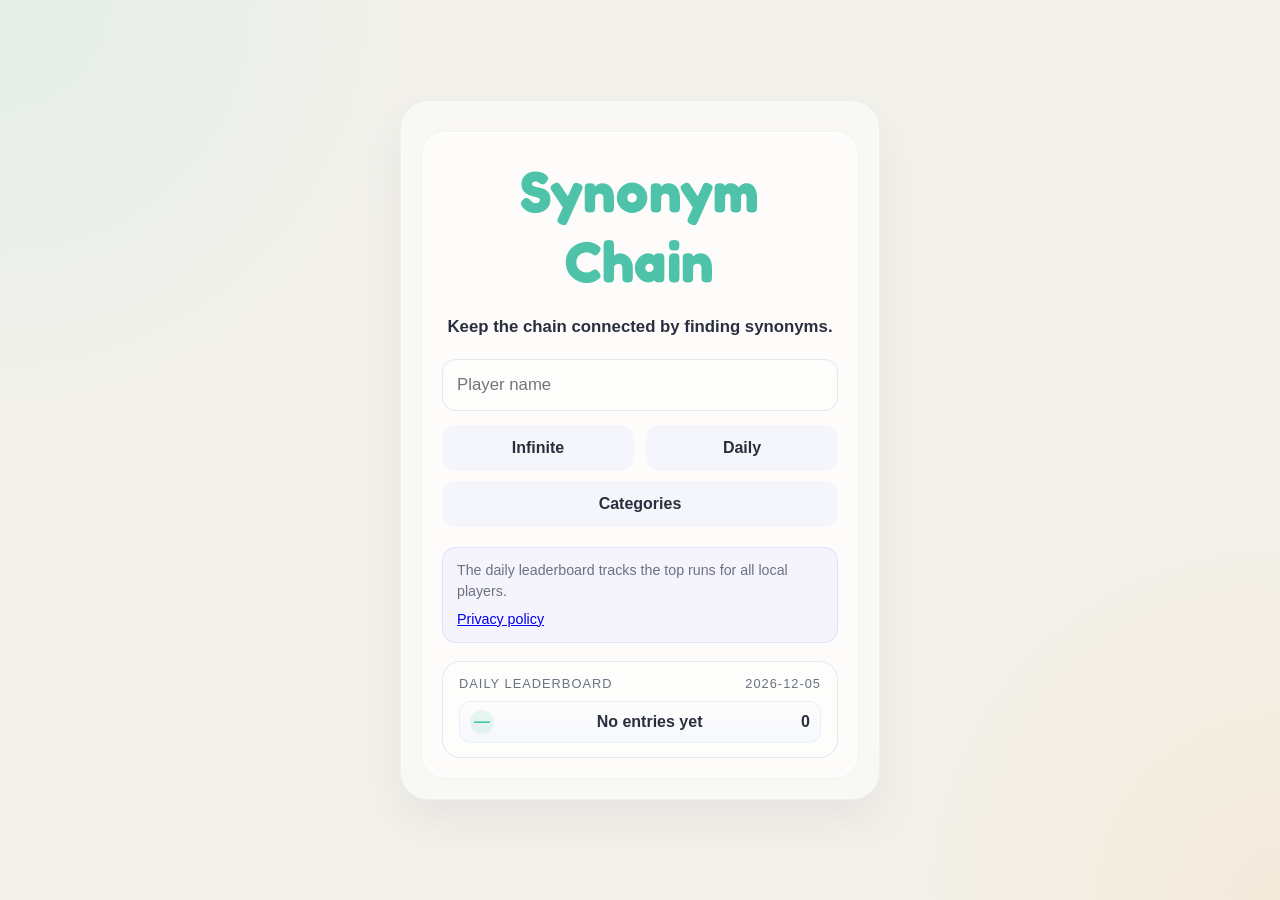
<file: index.html>
<!DOCTYPE html>
<html lang="en">
  <head>
    <meta charset="UTF-8" />
    <meta name="viewport" content="width=device-width, initial-scale=1.0, viewport-fit=cover" />
    <meta
      name="description"
      content="Synonym Chain is a word game where players keep a chain alive by finding valid synonyms, one word at a time."
    />
    <meta name="theme-color" content="#f3f1eb" />
    <meta name="mobile-web-app-capable" content="yes" />
    <meta name="apple-mobile-web-app-capable" content="yes" />
    <meta name="apple-mobile-web-app-status-bar-style" content="black-translucent" />
    <meta name="format-detection" content="telephone=no" />
    <link rel="manifest" href="manifest.json" />
    <link rel="icon" href="icons/favicon-32.png" sizes="32x32" />
    <link rel="apple-touch-icon" href="icons/icon-192.png" />
    <title>Synonym Chain</title>
    <link rel="preconnect" href="https://fonts.googleapis.com" />
    <link rel="preconnect" href="https://fonts.gstatic.com" crossorigin />
    <link href="https://fonts.googleapis.com/css2?family=Fredoka:wght@600;700&display=swap" rel="stylesheet" />
    <link rel="stylesheet" href="style.css" />
  </head>
  <body>
    <div class="app-shell">
      <header class="topbar">
        <button id="restartBtn" class="ghost-btn hidden" type="button">New run</button>
      </header>

      <main class="game-panel">
        <section id="startScreen" class="card start-screen">
          <h1 class="hero-logo">Synonym Chain</h1>
          <p class="tagline">Keep the chain connected by finding synonyms.</p>

          <form id="starterForm" class="starter-form">
            <label for="playerNameInput" class="sr-only">Your name</label>
            <input
              id="playerNameInput"
              name="playerName"
              type="text"
              maxlength="18"
              placeholder="Player name"
              autocomplete="off"
              autocapitalize="words"
              autocorrect="off"
              spellcheck="false"
              enterkeyhint="done"
            />
            <div class="starter-actions">
              <button id="startInfiniteBtn" class="mode-btn" type="button">Infinite</button>
              <button id="dailyChallengeBtn" class="mode-btn" type="button">Daily</button>
            </div>

            <button id="categoriesToggleBtn" class="mode-btn category-toggle" type="button" aria-expanded="false" aria-controls="categoryPicker">
              Categories
            </button>

            <div id="categoryPicker" class="category-picker hidden">
              <button type="button" class="category-chip" data-category="food">🍕 Food</button>
              <button type="button" class="category-chip" data-category="sport">⚽ Sport</button>
              <button type="button" class="category-chip" data-category="games">🎲 Games</button>
              <button type="button" class="category-chip" data-category="animals">🐾 Animals</button>
            </div>
          </form>

          <div class="info-note">
            The daily leaderboard tracks the top runs for all local players.
            <a href="privacy.html" style="display: block; margin-top: 6px;">Privacy policy</a>
          </div>

          <div class="leaderboard-card">
            <div class="leaderboard-header">
              <span>Daily leaderboard</span>
              <span id="leaderboardDate">Today</span>
            </div>
            <ol id="leaderboardList" class="leaderboard-list"></ol>
          </div>
        </section>

        <section id="gameScreen" class="card hidden" aria-live="polite">
          <div class="game-header">
            <div class="status-pill">
              <span class="label">Chain</span>
              <strong id="chainLength">1</strong>
            </div>
            <div class="status-pill">
              <span class="label">Score</span>
              <strong id="scoreValue">0</strong>
            </div>
            <div class="status-pill">
              <span class="label">Timer</span>
              <strong id="timerValue">30s</strong>
            </div>
          </div>

          <div class="side-panel">
            <div class="resource-box">
              <span class="resource-label">Lives</span>
              <div id="livesDisplay" class="token-row" aria-label="Lives remaining"></div>
            </div>
            <div class="resource-box">
              <span class="resource-label">Hints</span>
              <div id="hintsDisplay" class="token-row" aria-label="Hint tokens"></div>
            </div>
          </div>

          <div class="board-wrap">
            <div class="board-header">
              <span>Word chain</span>
              <span id="attemptCounter">0 words</span>
            </div>
            <div id="board" class="board" aria-label="Synonym chain path"></div>
          </div>

          <div class="target-bar">
            <span class="prompt">Find a synonym for</span>
            <h2 id="targetWord">happy</h2>
          </div>

          <div id="statusMessage" class="status-message" aria-live="polite">Ready for your first move.</div>

          <form id="guessForm" class="guess-row">
            <label for="guessInput" class="sr-only">Your next synonym</label>
            <input
              id="guessInput"
              type="text"
              maxlength="20"
              autocomplete="off"
              autocapitalize="none"
              spellcheck="true"
              enterkeyhint="go"
              placeholder="Type a synonym..."
            />
            <button id="hintBtn" class="hint-btn" type="button" aria-label="Use a hint">💡</button>
            <button id="enterBtn" class="enter-btn" type="button" aria-label="Submit guess">⏎</button>
          </form>

          <div id="bonusPop" class="bonus-pop" aria-live="polite"></div>

          <div id="continuePrompt" class="modal-overlay hidden">
            <div class="modal-card">
              <div class="badge">Keep going?</div>
              <h2 id="continueHeading">Use a life to keep going?</h2>
              <p id="continueMessage">Spend one life to add 5 seconds and keep your chain alive.</p>
              <div class="modal-actions">
                <button id="continueYesBtn" class="primary-btn" type="button">Use a life (+5s)</button>
                <button id="watchAdBtn" class="ghost-btn alt hidden" type="button">📺 Watch an ad (+1 life)</button>
                <button id="buyLivesBtn" class="ghost-btn alt hidden" type="button">💎 Buy 3 lives</button>
                <button id="continueNoBtn" class="ghost-btn alt" type="button">End run</button>
              </div>
            </div>
          </div>
        </section>

        <section id="resultScreen" class="card hidden">
          <div class="badge danger">Run complete</div>
          <h2 id="resultHeading">The chain is broken</h2>

          <div class="result-grid">
            <div>
              <span>Final score</span>
              <strong id="finalScore">0</strong>
            </div>
            <div>
              <span>Longest chain</span>
              <strong id="finalChain">1</strong>
            </div>
          </div>

          <p id="resultMessage">You built a solid chain. Try another starter word to go further.</p>
          <button id="playAgainBtn" class="primary-btn" type="button">Play again</button>
        </section>
      </main>
    </div>

    <script src="script.js"></script>
  </body>
</html>
</file>
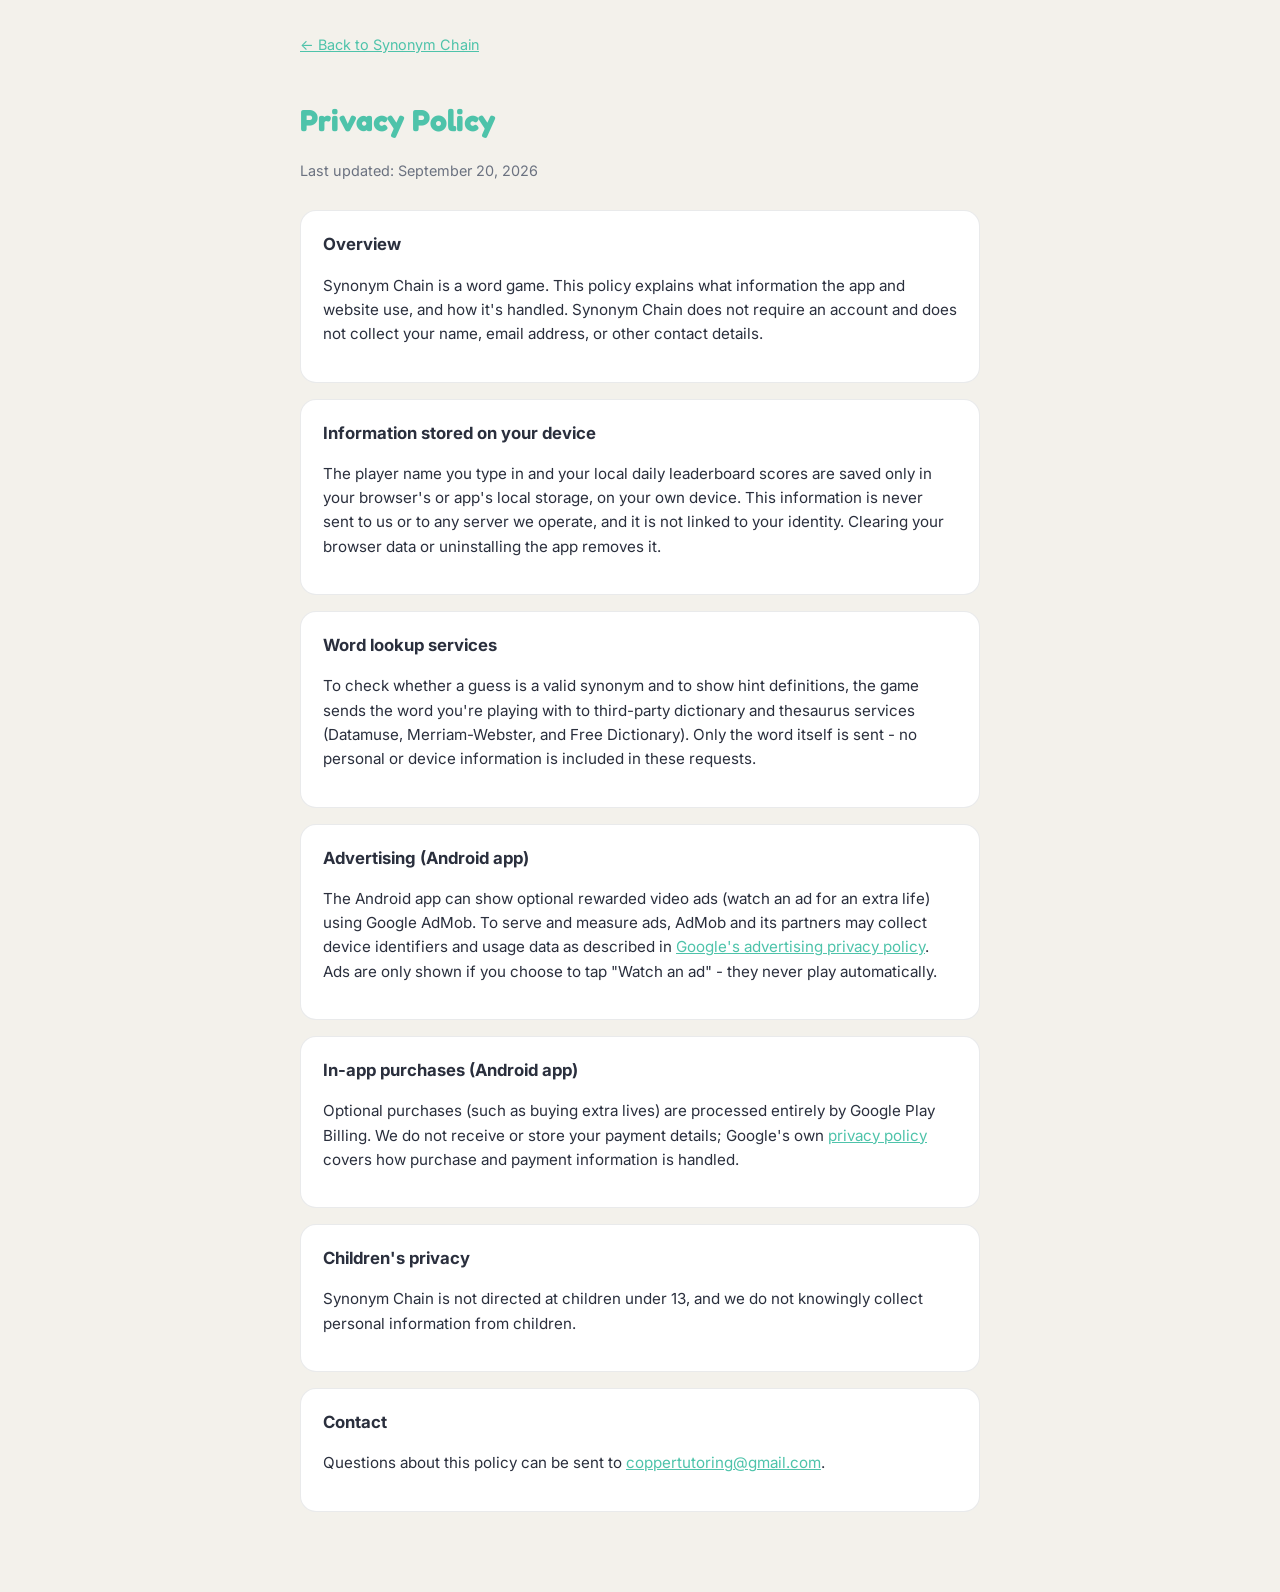
<file: privacy.html>
<!DOCTYPE html>
<html lang="en">
  <head>
    <meta charset="UTF-8" />
    <meta name="viewport" content="width=device-width, initial-scale=1.0" />
    <title>Privacy Policy - Synonym Chain</title>
    <link rel="icon" href="icons/favicon-32.png" sizes="32x32" />
    <link rel="preconnect" href="https://fonts.googleapis.com" />
    <link rel="preconnect" href="https://fonts.gstatic.com" crossorigin />
    <link href="https://fonts.googleapis.com/css2?family=Fredoka:wght@600;700&family=Inter:wght@400;500;600&display=swap" rel="stylesheet" />
    <style>
      :root {
        --bg: #f3f1eb;
        --card: #ffffff;
        --primary-strong: #4ec3aa;
        --text: #2a2f3d;
        --muted: #6b7280;
        --outline: rgba(74, 82, 90, 0.12);
      }
      * { box-sizing: border-box; }
      html, body {
        margin: 0;
        background: var(--bg);
        color: var(--text);
        font-family: Inter, "Segoe UI", sans-serif;
        line-height: 1.6;
      }
      .wrap {
        max-width: 720px;
        margin: 0 auto;
        padding: 32px 20px 64px;
      }
      h1 {
        font-family: Fredoka, Inter, sans-serif;
        color: var(--primary-strong);
        font-size: 1.9rem;
        margin-bottom: 4px;
      }
      .updated {
        color: var(--muted);
        font-size: 0.9rem;
        margin-bottom: 28px;
      }
      section {
        background: var(--card);
        border: 1px solid var(--outline);
        border-radius: 16px;
        padding: 20px 22px;
        margin-bottom: 16px;
      }
      h2 {
        font-size: 1.05rem;
        margin-top: 0;
      }
      p, li {
        font-size: 0.95rem;
      }
      a {
        color: var(--primary-strong);
      }
      .back {
        display: inline-block;
        margin-bottom: 20px;
        font-size: 0.9rem;
      }
    </style>
  </head>
  <body>
    <div class="wrap">
      <a class="back" href="index.html">&larr; Back to Synonym Chain</a>
      <h1>Privacy Policy</h1>
      <p class="updated">Last updated: September 20, 2026</p>

      <section>
        <h2>Overview</h2>
        <p>
          Synonym Chain is a word game. This policy explains what information the app and
          website use, and how it's handled. Synonym Chain does not require an account and
          does not collect your name, email address, or other contact details.
        </p>
      </section>

      <section>
        <h2>Information stored on your device</h2>
        <p>
          The player name you type in and your local daily leaderboard scores are saved only
          in your browser's or app's local storage, on your own device. This information is
          never sent to us or to any server we operate, and it is not linked to your identity.
          Clearing your browser data or uninstalling the app removes it.
        </p>
      </section>

      <section>
        <h2>Word lookup services</h2>
        <p>
          To check whether a guess is a valid synonym and to show hint definitions, the game
          sends the word you're playing with to third-party dictionary and thesaurus services
          (Datamuse, Merriam-Webster, and Free Dictionary). Only the word itself is sent - no
          personal or device information is included in these requests.
        </p>
      </section>

      <section>
        <h2>Advertising (Android app)</h2>
        <p>
          The Android app can show optional rewarded video ads (watch an ad for an extra life)
          using Google AdMob. To serve and measure ads, AdMob and its partners may collect
          device identifiers and usage data as described in
          <a href="https://policies.google.com/technologies/ads" target="_blank" rel="noopener">Google's advertising privacy policy</a>.
          Ads are only shown if you choose to tap "Watch an ad" - they never play automatically.
        </p>
      </section>

      <section>
        <h2>In-app purchases (Android app)</h2>
        <p>
          Optional purchases (such as buying extra lives) are processed entirely by Google Play
          Billing. We do not receive or store your payment details; Google's own
          <a href="https://policies.google.com/privacy" target="_blank" rel="noopener">privacy policy</a>
          covers how purchase and payment information is handled.
        </p>
      </section>

      <section>
        <h2>Children's privacy</h2>
        <p>
          Synonym Chain is not directed at children under 13, and we do not knowingly collect
          personal information from children.
        </p>
      </section>

      <section>
        <h2>Contact</h2>
        <p>
          Questions about this policy can be sent to
          <a href="mailto:coppertutoring@gmail.com">coppertutoring@gmail.com</a>.
        </p>
      </section>
    </div>
  </body>
</html>
</file>
<file: style.css>
:root {
  --bg: #f3f1eb;
  --bg-soft: #f8f5ee;
  --panel: rgba(255, 255, 255, 0.7);
  --card: rgba(255, 255, 255, 0.72);
  --primary: #7ad3c1;
  --primary-strong: #4ec3aa;
  --accent: #8ea7ff;
  --warning: #f2ce63;
  --danger: #ef6d7c;
  --success: #57c78d;
  --text: #2a2f3d;
  --muted: #6b7280;
  --outline: rgba(74, 82, 90, 0.12);
  --shadow: 0 16px 26px rgba(64, 74, 85, 0.08);
  --path: #f4f3ef;
  --path-strong: #e9e2d0;
  --path-accent: #91d9d3;
  --pastel-blue: #7cc8ef;
  --pastel-green: #8bd2b8;
  --pastel-yellow: #f2d768;
  --pastel-pink: #eb7aad;
  --pastel-orange: #f0a75f;
  --ribbon-blue: #2f8fc0;
  --ribbon-green: #2f9e77;
  --ribbon-yellow: #b8860b;
  --ribbon-pink: #d1487a;
  --ribbon-orange: #c96a2e;
}

* {
  box-sizing: border-box;
}

html,
body {
  margin: 0;
  min-height: 100%;
  font-family: Inter, "Segoe UI", sans-serif;
  background:
    radial-gradient(circle at top, rgba(102, 208, 165, 0.18), transparent 22%),
    linear-gradient(180deg, #f5fbff 0%, #edf4ff 100%);
  color: var(--text);
  overscroll-behavior-y: none;
  -webkit-text-size-adjust: 100%;
}

body {
  min-height: 100vh;
  min-height: 100dvh;
  display: flex;
  align-items: center;
  justify-content: center;
  padding: 16px;
  padding-top: max(16px, env(safe-area-inset-top));
  padding-bottom: max(16px, env(safe-area-inset-bottom));
  padding-left: max(16px, env(safe-area-inset-left));
  padding-right: max(16px, env(safe-area-inset-right));
  background:
    radial-gradient(circle at top left, rgba(143, 214, 214, 0.15), transparent 28%),
    radial-gradient(circle at bottom right, rgba(244, 183, 103, 0.12), transparent 28%),
    var(--bg);
  -webkit-tap-highlight-color: transparent;
}

button,
input {
  font: inherit;
}

button {
  cursor: pointer;
  touch-action: manipulation;
  -webkit-user-select: none;
  user-select: none;
}

input {
  touch-action: manipulation;
}

.app-shell {
  width: min(100%, 480px);
  max-height: 100dvh;
  border-radius: 28px;
  background: rgba(255, 255, 255, 0.52);
  border: 1px solid rgba(120, 133, 146, 0.08);
  box-shadow: 0 22px 46px rgba(81, 89, 100, 0.08);
  backdrop-filter: blur(14px);
  overflow-y: auto;
  overflow-x: hidden;
}

.topbar {
  display: flex;
  align-items: center;
  justify-content: flex-end;
  gap: 12px;
  padding: 18px 20px 12px;
}

.eyebrow {
  margin: 0 0 4px;
  text-transform: uppercase;
  letter-spacing: 0.14em;
  color: var(--primary-strong);
  font-size: 11px;
  font-weight: 700;
}

h1 {
  margin: 0;
  font-family: "Fredoka", Inter, "Segoe UI", sans-serif;
  font-weight: 700;
  letter-spacing: 0.01em;
  color: var(--primary-strong);
}

.hero-logo {
  text-align: center;
  font-size: clamp(2.6rem, 11vw, 3.6rem);
  margin: 4px 0 18px;
}

.ghost-btn,
.primary-btn {
  border: none;
  border-radius: 14px;
  transition: transform 0.18s ease, opacity 0.18s ease;
}

.ghost-btn {
  background: rgba(142, 167, 255, 0.08);
  color: var(--text);
  padding: 10px 14px;
}

.mode-btn {
  border: none;
  border-radius: 14px;
  background: rgba(142, 167, 255, 0.08);
  color: var(--text);
  padding: 14px 18px;
  font-weight: 800;
  transition: background 0.25s ease, color 0.25s ease, transform 0.18s ease, box-shadow 0.25s ease;
}

.mode-btn:hover,
.mode-btn.glow-active {
  background: linear-gradient(135deg, var(--primary) 0%, var(--primary-strong) 100%);
  color: #ffffff;
  box-shadow: 0 10px 18px rgba(78, 203, 157, 0.24);
}

.mode-btn:active {
  transform: scale(0.98);
}

.primary-btn {
  background: linear-gradient(135deg, var(--primary) 0%, var(--primary-strong) 100%);
  color: #ffffff;
  font-weight: 800;
  padding: 14px 18px;
  box-shadow: 0 10px 18px rgba(78, 203, 157, 0.24);
}

.primary-btn:active,
.ghost-btn:active {
  transform: scale(0.98);
}

.game-panel {
  padding: 0 20px 20px;
}

.card {
  background: rgba(255, 255, 255, 0.58);
  border: 1px solid rgba(120, 133, 146, 0.08);
  border-radius: 24px;
  padding: 20px;
  box-shadow: inset 0 1px 0 rgba(255,255,255,0.8);
}

.start-screen,
#resultScreen {
  text-align: center;
}

.start-screen,
#resultScreen {
  text-align: center;
}

.badge {
  display: inline-flex;
  padding: 7px 12px;
  border-radius: 999px;
  background: rgba(110, 231, 183, 0.12);
  color: var(--primary);
  font-size: 11px;
  font-weight: 700;
  letter-spacing: 0.08em;
  text-transform: uppercase;
}

.badge.danger {
  background: rgba(248, 113, 113, 0.12);
  color: #fecaca;
}

.start-screen h2,
#resultScreen h2 {
  margin: 16px 0 10px;
  font-size: clamp(1.6rem, 5vw, 2.1rem);
  letter-spacing: -0.04em;
}

.start-screen p,
#resultScreen p {
  margin: 0;
  color: var(--muted);
  line-height: 1.6;
}

.start-screen .tagline {
  text-align: center;
  font-size: 1.05rem;
  font-weight: 600;
  color: var(--text);
}

.starter-form {
  margin-top: 18px;
}

input {
  width: 100%;
  background: rgba(255, 255, 255, 0.04);
  border: 1px solid var(--outline);
  border-radius: 14px;
  color: var(--text);
  padding: 15px 14px;
  font-size: 1.05rem;
  outline: none;
}

input:focus {
  border-color: rgba(110, 231, 183, 0.75);
  box-shadow: 0 0 0 3px rgba(110, 231, 183, 0.12);
}

.starter-actions {
  display: grid;
  grid-template-columns: 1fr 1fr;
  gap: 12px;
  margin-top: 14px;
}

.ghost-btn.alt {
  background: rgba(255, 255, 255, 0.04);
}

.category-toggle {
  width: 100%;
  margin-top: 10px;
}

.category-picker {
  display: grid;
  grid-template-columns: repeat(2, minmax(0, 1fr));
  gap: 10px;
  margin-top: 10px;
}

.category-chip {
  border: 1px solid rgba(120, 133, 146, 0.14);
  border-radius: 14px;
  background: rgba(255, 255, 255, 0.5);
  padding: 12px 10px;
  font-weight: 700;
  font-size: 0.95rem;
  color: var(--text);
  transition: transform 0.15s ease, background 0.15s ease;
}

.category-chip:active {
  transform: scale(0.96);
  background: rgba(142, 167, 255, 0.14);
}

.info-note {
  margin-top: 20px;
  padding: 12px 14px;
  background: rgba(167, 139, 250, 0.09);
  border: 1px solid rgba(167, 139, 250, 0.2);
  border-radius: 14px;
  font-size: 0.89rem;
  line-height: 1.5;
  color: var(--muted);
  text-align: left;
}

.leaderboard-card {
  margin-top: 18px;
  padding: 14px 16px;
  border-radius: 18px;
  background: rgba(255, 255, 255, 0.05);
  border: 1px solid var(--outline);
}

.leaderboard-header {
  display: flex;
  justify-content: space-between;
  align-items: center;
  gap: 10px;
  margin-bottom: 10px;
  font-size: 0.8rem;
  text-transform: uppercase;
  letter-spacing: 0.08em;
  color: var(--muted);
}

.leaderboard-list {
  list-style: none;
  margin: 0;
  padding: 0;
  display: grid;
  gap: 8px;
}

.leaderboard-list li {
  display: grid;
  grid-template-columns: 28px 1fr auto;
  gap: 8px;
  align-items: center;
  padding: 8px 10px;
  border-radius: 12px;
  background: linear-gradient(180deg, rgba(255,255,255,0.06), rgba(142, 167, 255, 0.06));
  border: 1px solid rgba(142, 167, 255, 0.14);
  color: var(--text);
}

.leaderboard-list .rank {
  display: inline-flex;
  align-items: center;
  justify-content: center;
  width: 24px;
  height: 24px;
  border-radius: 999px;
  background: rgba(102, 208, 165, 0.14);
  color: var(--primary-strong);
  font-weight: 800;
}

.leaderboard-list .player {
  font-weight: 700;
  overflow: hidden;
  text-overflow: ellipsis;
}

.leaderboard-list .score {
  font-weight: 800;
  color: var(--text);
}

.bonus-pop {
  position: absolute;
  right: 22px;
  bottom: 92px;
  display: flex;
  flex-direction: column;
  align-items: flex-end;
  gap: 6px;
  opacity: 0;
  transform: translateY(18px) scale(0.92);
  pointer-events: none;
  transition: opacity 0.25s ease, transform 0.25s ease;
}

.bonus-pop.show {
  opacity: 1;
  transform: translateY(0) scale(1);
}

.bonus-pop span {
  display: inline-flex;
  align-items: center;
  color: white;
  border-radius: 999px;
  padding: 6px 12px;
  font-weight: 800;
  font-size: 0.78rem;
  letter-spacing: 0.06em;
  white-space: nowrap;
  box-shadow: 0 10px 20px rgba(81, 89, 100, 0.16);
}

.bonus-pop span.pop-time {
  background: linear-gradient(135deg, rgba(102, 208, 165, 0.96), rgba(142, 167, 255, 0.96));
}

.bonus-pop span.pop-hint {
  background: linear-gradient(135deg, rgba(250, 204, 21, 0.95), rgba(242, 168, 53, 0.95));
}

.bonus-pop span.pop-life {
  background: linear-gradient(135deg, rgba(239, 109, 124, 0.95), rgba(235, 122, 173, 0.95));
}

.hidden {
  display: none !important;
}

.game-header {
  display: grid;
  grid-template-columns: repeat(3, minmax(0, 1fr));
  gap: 8px;
  margin-bottom: 8px;
  flex-shrink: 0;
}

.status-pill {
  background: linear-gradient(180deg, rgba(255,255,255,0.66), rgba(244, 248, 252, 0.7));
  border: 1px solid rgba(120, 133, 146, 0.12);
  border-radius: 12px;
  padding: 6px 8px;
  text-align: center;
  box-shadow: 0 8px 16px rgba(81, 89, 100, 0.04);
}

.status-pill .label {
  display: block;
  font-size: 8px;
  color: var(--muted);
  letter-spacing: 0.08em;
  text-transform: uppercase;
}

.status-pill strong {
  display: block;
  margin-top: 2px;
  font-size: 0.95rem;
}

.side-panel {
  display: grid;
  grid-template-columns: repeat(2, minmax(0, 1fr));
  gap: 10px;
  margin-bottom: 10px;
  flex-shrink: 0;
}

.resource-box {
  background: rgba(255, 255, 255, 0.04);
  border: 1px solid var(--outline);
  border-radius: 14px;
  padding: 6px 10px;
}

.resource-label {
  display: block;
  margin-bottom: 4px;
  font-size: 9px;
  letter-spacing: 0.08em;
  color: var(--muted);
  text-transform: uppercase;
}

.token-row {
  display: flex;
  flex-wrap: wrap;
  gap: 6px;
  min-height: 24px;
}

#gameScreen {
  position: relative;
}

.modal-overlay {
  position: absolute;
  inset: 0;
  display: flex;
  align-items: center;
  justify-content: center;
  padding: 20px;
  background: rgba(42, 47, 61, 0.45);
  backdrop-filter: blur(3px);
  z-index: 20;
  border-radius: inherit;
}

.modal-card {
  width: 100%;
  max-width: 320px;
  background: #fff;
  border-radius: 22px;
  padding: 22px;
  text-align: center;
  box-shadow: 0 24px 48px rgba(42, 47, 61, 0.28);
}

.modal-card h2 {
  margin: 12px 0 8px;
  font-size: 1.3rem;
  letter-spacing: -0.02em;
}

.modal-card p {
  margin: 0;
  color: var(--muted);
  line-height: 1.5;
  font-size: 0.92rem;
}

.modal-actions {
  display: flex;
  flex-direction: column;
  gap: 10px;
  margin-top: 18px;
}

.modal-actions .primary-btn,
.modal-actions .ghost-btn {
  width: 100%;
}

.token {
  display: inline-flex;
  align-items: center;
  justify-content: center;
  min-width: 22px;
  height: 22px;
  border-radius: 999px;
  padding: 0 8px;
  font-size: 0.72rem;
  font-weight: 800;
}

.token.life {
  background: rgba(248, 113, 113, 0.16);
  border: 1px solid rgba(248, 113, 113, 0.4);
  color: #fecaca;
}

.token.hint {
  background: rgba(250, 204, 21, 0.12);
  border: 1px solid rgba(250, 204, 21, 0.45);
  color: #fef3c7;
}

.target-bar {
  margin: 6px 0;
  padding: 6px 12px;
  text-align: center;
  border-radius: 14px;
  background: linear-gradient(180deg, rgba(255,255,255,0.48), rgba(245,247,250,0.76));
  border: 1px solid rgba(120, 133, 146, 0.08);
  box-shadow: inset 0 1px 0 rgba(255,255,255,0.8);
  flex-shrink: 0;
}

.prompt {
  display: block;
  font-size: 0.68rem;
  color: var(--muted);
  text-transform: uppercase;
  letter-spacing: 0.08em;
}

.target-bar h2 {
  margin: 2px 0 0;
  font-size: clamp(1.4rem, 6.5vw, 1.9rem);
  letter-spacing: 0.04em;
}

.guess-row {
  display: grid;
  grid-template-columns: 1fr auto auto;
  gap: 10px;
  margin-top: 4px;
}

.hint-btn,
.enter-btn {
  width: 50px;
  border: none;
  border-radius: 14px;
  font-size: 1.3rem;
  display: flex;
  align-items: center;
  justify-content: center;
  touch-action: manipulation;
}

.hint-btn {
  background: rgba(250, 204, 21, 0.18);
}

.enter-btn {
  background: linear-gradient(135deg, var(--primary) 0%, var(--primary-strong) 100%);
  color: #ffffff;
  box-shadow: 0 8px 16px rgba(78, 203, 157, 0.24);
}

.hint-btn:active,
.enter-btn:active {
  transform: scale(0.94);
}

.hint-btn:disabled,
.enter-btn:disabled {
  opacity: 0.5;
  pointer-events: none;
}

.status-message {
  margin-top: 4px;
  min-height: 16px;
  color: var(--muted);
  text-align: center;
  font-weight: 600;
  font-size: 0.82rem;
  flex-shrink: 0;
}

.board-wrap {
  margin-top: 10px;
}

.board-header {
  display: flex;
  justify-content: space-between;
  align-items: center;
  margin-bottom: 6px;
  font-size: 0.85rem;
  color: var(--muted);
  flex-shrink: 0;
}

.board {
  position: relative;
  display: flex;
  align-items: center;
  gap: 26px;
  padding: 30px 24px 26px;
  min-height: 150px;
  border-radius: 28px;
  background: linear-gradient(180deg, rgba(255,255,255,0.18), rgba(255,255,255,0.24));
  border: 1px solid rgba(120, 133, 146, 0.06);
  overflow-x: auto;
  overflow-y: visible;
  white-space: nowrap;
  scroll-behavior: smooth;
  scrollbar-width: thin;
}

.board::before,
.board::after {
  content: "";
  position: absolute;
  left: 22px;
  width: var(--ribbon-width, calc(100% - 44px));
  top: 50%;
  height: 40px;
  transform: translateY(-50%);
  background-image: linear-gradient(
    90deg,
    var(--pastel-blue), var(--pastel-green), var(--pastel-yellow), var(--pastel-pink), var(--pastel-orange), var(--pastel-blue)
  );
  background-size: 480px 100%;
  background-repeat: repeat-x;
  -webkit-mask-image: url("data:image/svg+xml,%3Csvg xmlns='http://www.w3.org/2000/svg' width='80' height='40' viewBox='0 0 80 40'%3E%3Crect x='6' y='4' width='22' height='32' rx='11' fill='none' stroke='white' stroke-width='7'/%3E%3Crect x='40' y='12' width='34' height='16' rx='8' fill='none' stroke='white' stroke-width='7'/%3E%3C/svg%3E");
  mask-image: url("data:image/svg+xml,%3Csvg xmlns='http://www.w3.org/2000/svg' width='80' height='40' viewBox='0 0 80 40'%3E%3Crect x='6' y='4' width='22' height='32' rx='11' fill='none' stroke='white' stroke-width='7'/%3E%3Crect x='40' y='12' width='34' height='16' rx='8' fill='none' stroke='white' stroke-width='7'/%3E%3C/svg%3E");
  -webkit-mask-repeat: repeat-x;
  mask-repeat: repeat-x;
  -webkit-mask-size: 80px 40px;
  mask-size: 80px 40px;
  filter: drop-shadow(0 6px 10px rgba(146, 149, 162, 0.18));
  background-position: var(--flow, 0px) 0;
  transition: background-position 0.8s cubic-bezier(0.22, 1, 0.36, 1), transform 0.6s ease, clip-path 0.6s ease, filter 0.6s ease;
}

.board.chain-broken::before {
  clip-path: inset(0 50% 0 0);
  transform: translateY(-50%) translate(-14px, 6px) rotate(-10deg);
  filter: grayscale(0.75);
}

.board.chain-broken::after {
  clip-path: inset(0 0 0 50%);
  transform: translateY(-50%) translate(14px, 6px) rotate(10deg);
  filter: grayscale(0.75);
}

.path-node {
  --wave: 0px;
  position: relative;
  z-index: 1;
  display: inline-flex;
  align-items: center;
  justify-content: center;
  flex-shrink: 0;
  max-width: 180px;
  padding: 8px 16px;
  border-radius: 999px;
  background: rgba(255, 255, 255, 0.88);
  box-shadow: 0 8px 16px rgba(80, 90, 110, 0.1), inset 0 0 0 1px rgba(255, 255, 255, 0.6);
  color: var(--ribbon-blue);
  font-size: clamp(0.78rem, 3vw, 0.98rem);
  font-weight: 800;
  letter-spacing: 0.05em;
  text-transform: uppercase;
  overflow: hidden;
  text-overflow: ellipsis;
  transform: translateY(var(--wave));
  transition: transform 0.25s ease, color 0.2s ease, box-shadow 0.2s ease, opacity 0.2s ease;
}

.path-node:first-child {
  margin-left: 8px;
}

.path-node:nth-child(odd) {
  --wave: -20px;
}

.path-node:nth-child(even) {
  --wave: 20px;
}

.path-node::before,
.path-node::after {
  content: "";
  position: absolute;
  left: 50%;
  transform: translateX(-50%);
}

.path-node::before {
  width: 2px;
  background: currentColor;
  opacity: 0.4;
}

.path-node::after {
  width: 11px;
  height: 11px;
  border-radius: 50%;
  background: currentColor;
  box-shadow: 0 0 0 4px rgba(255, 255, 255, 0.9);
}

.path-node:nth-child(odd)::before,
.path-node:nth-child(odd)::after {
  bottom: -20px;
}

.path-node:nth-child(odd)::before {
  height: 20px;
}

.path-node:nth-child(even)::before,
.path-node:nth-child(even)::after {
  top: -20px;
}

.path-node:nth-child(even)::before {
  height: 20px;
}

.path-node:nth-child(6n + 1) {
  color: var(--ribbon-blue);
}

.path-node:nth-child(6n + 2) {
  color: var(--ribbon-orange);
}

.path-node:nth-child(6n + 3) {
  color: var(--ribbon-green);
}

.path-node:nth-child(6n + 4) {
  color: var(--ribbon-pink);
}

.path-node:nth-child(6n + 5) {
  color: var(--ribbon-yellow);
}

.path-node:nth-child(6n + 6) {
  color: var(--ribbon-blue);
}

.path-node.current {
  transform: translateY(var(--wave)) scale(1.12);
  background: #ffffff;
  box-shadow: 0 8px 18px currentColor, inset 0 0 0 1.5px currentColor;
}

.path-node.current::after {
  box-shadow: 0 0 0 4px rgba(255, 255, 255, 0.95), 0 0 0 7px currentColor;
}

.path-node.hint {
  opacity: 0.65;
  font-style: italic;
  outline: 1.5px dashed currentColor;
  outline-offset: 2px;
}

.path-node.path-reward {
  width: 34px;
  height: 34px;
  min-width: 34px;
  padding: 0;
  border-radius: 50%;
  font-size: 1rem;
  text-transform: none;
  letter-spacing: 0;
}

.path-node.path-reward--hint {
  color: var(--warning);
  background: rgba(250, 204, 21, 0.16);
  box-shadow: 0 6px 14px rgba(217, 164, 6, 0.16), inset 0 0 0 1px rgba(250, 204, 21, 0.4);
}

.result-grid {
  display: grid;
  grid-template-columns: repeat(2, minmax(0, 1fr));
  gap: 12px;
  margin: 22px 0 18px;
}

.result-grid div {
  background: rgba(255, 255, 255, 0.04);
  border: 1px solid var(--outline);
  border-radius: 18px;
  padding: 16px 12px;
}

.result-grid span {
  display: block;
  color: var(--muted);
  font-size: 0.8rem;
  text-transform: uppercase;
  letter-spacing: 0.08em;
}

.result-grid strong {
  display: block;
  margin-top: 8px;
  font-size: 1.8rem;
}

.sr-only {
  position: absolute;
  width: 1px;
  height: 1px;
  padding: 0;
  margin: -1px;
  overflow: hidden;
  clip: rect(0, 0, 0, 0);
  border: 0;
}

@media (max-width: 520px) {
  body {
    padding: 0;
    align-items: stretch;
    justify-content: stretch;
  }

  .app-shell {
    width: 100%;
    min-height: 100vh;
    min-height: 100dvh;
    border-radius: 0;
    border: none;
    box-shadow: none;
  }

  .topbar {
    padding: max(14px, env(safe-area-inset-top)) 16px 10px;
  }

  .game-panel {
    padding: 0 16px max(16px, env(safe-area-inset-bottom));
  }
}

@media (max-width: 380px) {
  .card {
    padding: 16px;
  }

  .starter-actions {
    grid-template-columns: 1fr;
  }
}
</file>
